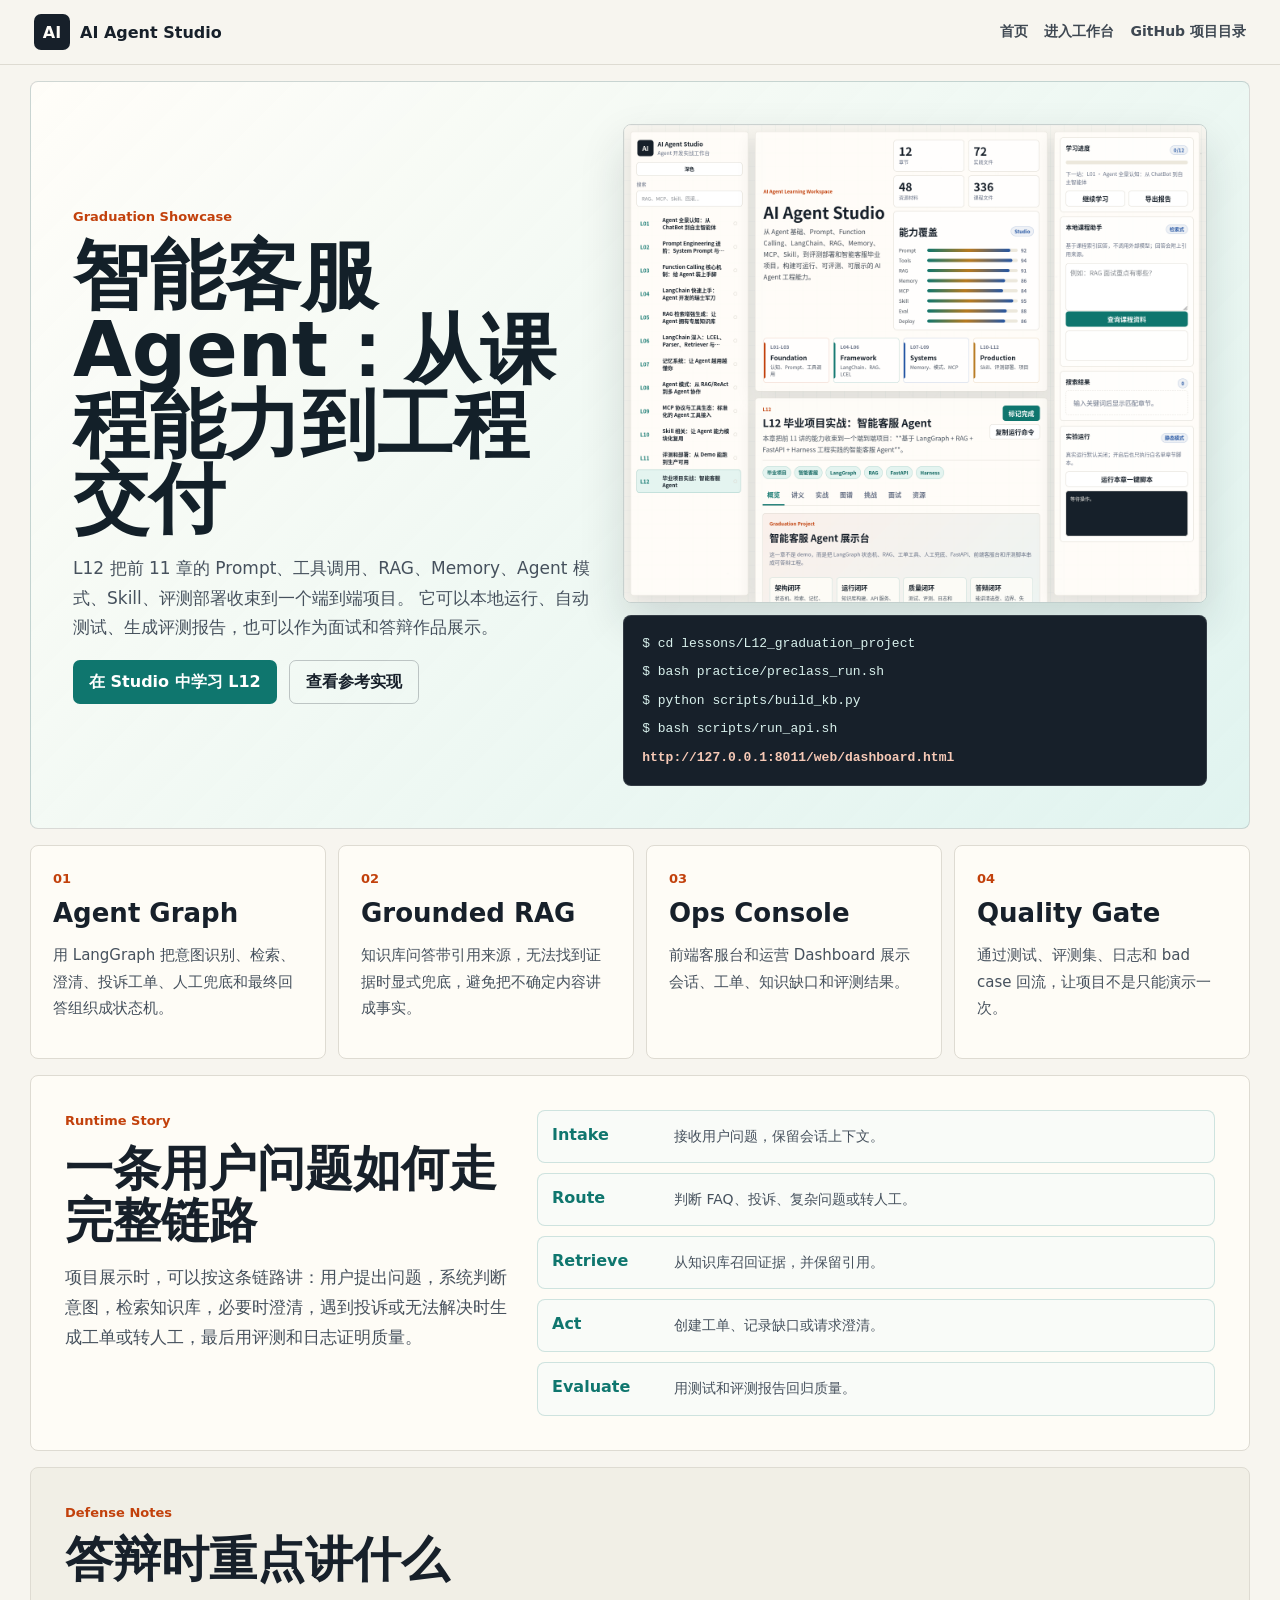
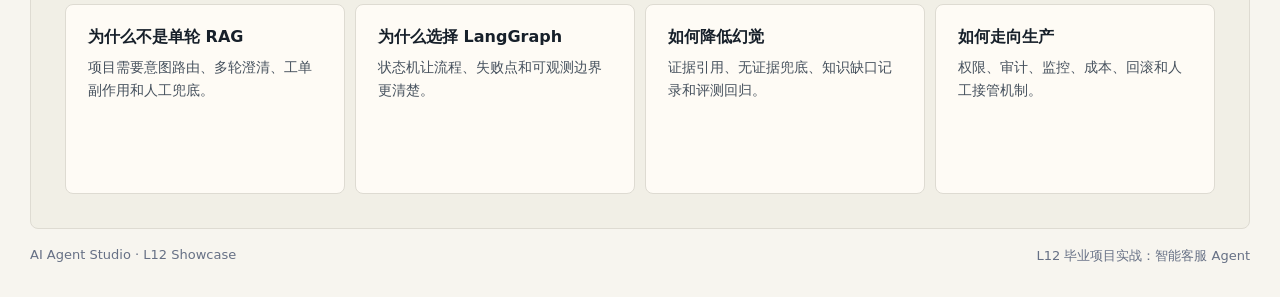
<file: showcase/index.html>
<!doctype html>
<html lang="zh-CN">
  <head>
    <meta charset="utf-8" />
    <meta name="viewport" content="width=device-width, initial-scale=1" />
    <title>智能客服 Agent 展示 | AI Agent Studio</title>
    <meta
      name="description"
      content="AI Agent Studio 毕业项目展示：基于 LangGraph、RAG、FastAPI、评测脚本和前端客服台的智能客服 Agent。"
    />
    <link rel="canonical" href="https://arvin-lucifer.github.io/AI_Agent_Studio/showcase/" />
    <meta property="og:title" content="智能客服 Agent 展示" />
    <meta property="og:description" content="一个可运行、可评测、可答辩的 AI Agent 毕业项目。" />
    <meta property="og:type" content="website" />
    <meta property="og:url" content="https://arvin-lucifer.github.io/AI_Agent_Studio/showcase/" />
    <meta property="og:image" content="https://arvin-lucifer.github.io/AI_Agent_Studio/docs/assets/showcase-preview.png" />
    <meta name="twitter:card" content="summary_large_image" />
    <link rel="icon" href="../docs/assets/favicon.svg" type="image/svg+xml" />
    <link rel="stylesheet" href="../site.css" />
  </head>
  <body>
    <header class="site-nav">
      <a class="brand" href="../" aria-label="AI Agent Studio home">
        <span>AI</span>
        <strong>AI Agent Studio</strong>
      </a>
      <nav aria-label="Primary">
        <a href="../">首页</a>
        <a href="../studio/">进入工作台</a>
        <a href="https://github.com/Arvin-Lucifer/AI_Agent_Studio/tree/main/lessons/L12_graduation_project">GitHub 项目目录</a>
      </nav>
    </header>

    <main>
      <section class="showcase-hero">
        <div>
          <p class="eyebrow">Graduation Showcase</p>
          <h1>智能客服 Agent：从课程能力到工程交付</h1>
          <p>
            L12 把前 11 章的 Prompt、工具调用、RAG、Memory、Agent 模式、Skill、评测部署收束到一个端到端项目。
            它可以本地运行、自动测试、生成评测报告，也可以作为面试和答辩作品展示。
          </p>
          <div class="hero-actions">
            <a class="primary" href="../studio/#L12_graduation_project/overview">在 Studio 中学习 L12</a>
            <a class="secondary dark" href="https://github.com/Arvin-Lucifer/AI_Agent_Studio/tree/main/lessons/L12_graduation_project/reference_implementation/intelligent_customer_agent">查看参考实现</a>
          </div>
        </div>
        <div class="showcase-visual">
          <img src="../docs/assets/studio-preview.png" alt="AI Agent Studio L12 project screen" />
          <div class="showcase-terminal" aria-label="Project quick commands">
            <span>$ cd lessons/L12_graduation_project</span>
            <span>$ bash practice/preclass_run.sh</span>
            <span>$ python scripts/build_kb.py</span>
            <span>$ bash scripts/run_api.sh</span>
            <strong>http://127.0.0.1:8011/web/dashboard.html</strong>
          </div>
        </div>
      </section>

      <section class="showcase-matrix">
        <article>
          <span>01</span>
          <h2>Agent Graph</h2>
          <p>用 LangGraph 把意图识别、检索、澄清、投诉工单、人工兜底和最终回答组织成状态机。</p>
        </article>
        <article>
          <span>02</span>
          <h2>Grounded RAG</h2>
          <p>知识库问答带引用来源，无法找到证据时显式兜底，避免把不确定内容讲成事实。</p>
        </article>
        <article>
          <span>03</span>
          <h2>Ops Console</h2>
          <p>前端客服台和运营 Dashboard 展示会话、工单、知识缺口和评测结果。</p>
        </article>
        <article>
          <span>04</span>
          <h2>Quality Gate</h2>
          <p>通过测试、评测集、日志和 bad case 回流，让项目不是只能演示一次。</p>
        </article>
      </section>

      <section class="showcase-flow">
        <div>
          <p class="eyebrow">Runtime Story</p>
          <h2>一条用户问题如何走完整链路</h2>
          <p>项目展示时，可以按这条链路讲：用户提出问题，系统判断意图，检索知识库，必要时澄清，遇到投诉或无法解决时生成工单或转人工，最后用评测和日志证明质量。</p>
        </div>
        <ol>
          <li><strong>Intake</strong><span>接收用户问题，保留会话上下文。</span></li>
          <li><strong>Route</strong><span>判断 FAQ、投诉、复杂问题或转人工。</span></li>
          <li><strong>Retrieve</strong><span>从知识库召回证据，并保留引用。</span></li>
          <li><strong>Act</strong><span>创建工单、记录缺口或请求澄清。</span></li>
          <li><strong>Evaluate</strong><span>用测试和评测报告回归质量。</span></li>
        </ol>
      </section>

      <section class="showcase-proof">
        <div>
          <p class="eyebrow">Defense Notes</p>
          <h2>答辩时重点讲什么</h2>
        </div>
        <div class="proof-grid">
          <article><strong>为什么不是单轮 RAG</strong><span>项目需要意图路由、多轮澄清、工单副作用和人工兜底。</span></article>
          <article><strong>为什么选择 LangGraph</strong><span>状态机让流程、失败点和可观测边界更清楚。</span></article>
          <article><strong>如何降低幻觉</strong><span>证据引用、无证据兜底、知识缺口记录和评测回归。</span></article>
          <article><strong>如何走向生产</strong><span>权限、审计、监控、成本、回滚和人工接管机制。</span></article>
        </div>
      </section>
    </main>

    <footer>
      <span>AI Agent Studio · L12 Showcase</span>
      <span>L12 毕业项目实战：智能客服 Agent</span>
    </footer>
  </body>
</html>
</file>
<file: site.css>
html {
  scroll-behavior: smooth;
}

:root {
  --bg: #f7f5ef;
  --ink: #17202a;
  --muted: #667085;
  --line: #dedbd2;
  --surface: #fffdf8;
  --teal: #0f766e;
  --coral: #c2410c;
  --blue: #2556a3;
  --amber: #b7791f;
  font-family: Inter, ui-sans-serif, system-ui, -apple-system, BlinkMacSystemFont, "Segoe UI",
    "Noto Sans CJK SC", "Microsoft YaHei", sans-serif;
}

* {
  box-sizing: border-box;
}

body {
  margin: 0;
  color: var(--ink);
  background: var(--bg);
}

a {
  color: inherit;
  text-decoration: none;
}

.site-nav {
  position: sticky;
  top: 0;
  z-index: 10;
  display: flex;
  align-items: center;
  justify-content: space-between;
  gap: 20px;
  padding: 14px 34px;
  background: rgba(247, 245, 239, 0.92);
  border-bottom: 1px solid var(--line);
  backdrop-filter: blur(16px);
}

.brand {
  display: inline-flex;
  align-items: center;
  gap: 10px;
  font-weight: 800;
}

.brand span {
  display: grid;
  place-items: center;
  width: 36px;
  height: 36px;
  border-radius: 7px;
  background: var(--ink);
  color: #fffdf8;
}

.site-nav nav {
  display: flex;
  flex-wrap: wrap;
  gap: 16px;
  color: #3f4852;
  font-size: 14px;
  font-weight: 700;
}

.hero {
  position: relative;
  min-height: 620px;
  display: grid;
  align-items: end;
  padding: 56px 34px;
  overflow: hidden;
}

.hero::after {
  content: "";
  position: absolute;
  inset: 0;
  background: linear-gradient(90deg, rgba(23, 32, 42, 0.86), rgba(23, 32, 42, 0.45), rgba(23, 32, 42, 0.08));
}

.hero img {
  position: absolute;
  inset: 0;
  width: 100%;
  height: 100%;
  object-fit: cover;
}

.hero-copy {
  position: relative;
  z-index: 1;
  max-width: 780px;
  color: #fffdf8;
}

.eyebrow {
  margin: 0 0 10px;
  color: var(--coral);
  font-size: 13px;
  font-weight: 900;
  letter-spacing: 0;
}

.hero .eyebrow {
  color: #f7c9b6;
}

h1,
h2 {
  margin: 0;
  letter-spacing: 0;
}

h1 {
  font-size: clamp(44px, 7vw, 86px);
  line-height: 0.98;
  max-width: 860px;
}

h2 {
  font-size: clamp(30px, 4vw, 48px);
  line-height: 1.08;
}

p {
  color: #46515d;
  font-size: 17px;
  line-height: 1.75;
}

.hero p {
  max-width: 720px;
  color: #e8ecef;
  font-size: 19px;
}

.hero-actions,
.project-band {
  display: flex;
  flex-wrap: wrap;
  gap: 12px;
  align-items: center;
}

.primary,
.secondary {
  display: inline-flex;
  align-items: center;
  min-height: 44px;
  border-radius: 7px;
  padding: 0 16px;
  font-weight: 900;
}

.primary {
  background: var(--teal);
  color: #fff;
}

.secondary {
  border: 1px solid rgba(255, 253, 248, 0.58);
  color: #fffdf8;
}

.secondary.dark {
  border-color: rgba(23, 32, 42, 0.24);
  color: var(--ink);
}

.text-link {
  display: inline-flex;
  align-items: center;
  min-height: 44px;
  margin-left: 10px;
  color: var(--teal);
  font-weight: 900;
}

.metrics {
  display: grid;
  grid-template-columns: repeat(4, minmax(0, 1fr));
  gap: 12px;
  padding: 16px 34px 0;
  max-width: 1220px;
  margin: 0 auto;
}

.experience-grid {
  max-width: 1220px;
  margin: 16px auto 0;
  display: grid;
  grid-template-columns: repeat(3, minmax(0, 1fr));
  gap: 12px;
}

.experience-grid article {
  min-height: 190px;
  border: 1px solid var(--line);
  border-radius: 8px;
  background: rgba(255, 253, 248, 0.88);
  padding: 24px;
}

.experience-grid span {
  color: var(--coral);
  font-size: 13px;
  font-weight: 900;
}

.experience-grid h2 {
  margin-top: 14px;
  font-size: 34px;
}

.metrics div,
.table-shell,
.project-band,
.split-section {
  border: 1px solid var(--line);
  background: rgba(255, 253, 248, 0.88);
  border-radius: 8px;
}

.metrics div {
  padding: 20px;
}

.metrics strong {
  display: block;
  font-size: 42px;
  line-height: 1;
}

.metrics span {
  color: var(--muted);
  font-weight: 800;
}

.split-section,
.curriculum,
.project-band {
  max-width: 1220px;
  margin: 16px auto 0;
}

.split-section {
  display: grid;
  grid-template-columns: minmax(0, 0.9fr) minmax(0, 1.1fr);
  gap: 24px;
  padding: 28px;
  align-items: center;
}

.split-section.reverse {
  grid-template-columns: minmax(0, 1.1fr) minmax(0, 0.9fr);
}

.split-section img {
  width: 100%;
  border-radius: 8px;
  border: 1px solid var(--line);
}

.check-list {
  display: grid;
  gap: 10px;
  padding-left: 20px;
  color: #3f4852;
  line-height: 1.6;
}

.curriculum {
  padding: 28px;
}

.section-heading {
  max-width: 760px;
}

.table-shell {
  margin-top: 18px;
  overflow: auto;
}

table {
  width: 100%;
  border-collapse: collapse;
  min-width: 780px;
}

th,
td {
  padding: 13px 14px;
  border-bottom: 1px solid var(--line);
  text-align: left;
  vertical-align: top;
}

th {
  color: var(--teal);
  font-size: 13px;
}

td {
  color: #374151;
  font-size: 14px;
}

.capability-grid {
  display: flex;
  flex-wrap: wrap;
  gap: 8px;
  margin-top: 18px;
}

.capability-grid span {
  border-radius: 999px;
  border: 1px solid rgba(15, 118, 110, 0.22);
  background: #d9f1ed;
  color: #0b625c;
  padding: 8px 12px;
  font-size: 13px;
  font-weight: 800;
}

.project-band {
  display: block;
  padding: 36px;
}

.project-band .primary {
  margin-top: 10px;
}

.project-cards {
  display: grid;
  grid-template-columns: repeat(4, minmax(0, 1fr));
  gap: 10px;
  margin: 20px 0 8px;
}

.project-cards article {
  border: 1px solid rgba(15, 118, 110, 0.2);
  border-radius: 8px;
  background: rgba(255, 255, 255, 0.62);
  padding: 14px;
}

.project-cards strong {
  display: block;
  margin-bottom: 7px;
}

.project-cards span {
  color: #46515d;
  font-size: 13px;
  line-height: 1.55;
}

.showcase-hero,
.showcase-matrix,
.showcase-flow,
.showcase-proof {
  max-width: 1220px;
  margin: 16px auto 0;
}

.showcase-hero {
  display: grid;
  grid-template-columns: minmax(0, 0.95fr) minmax(360px, 1.05fr);
  gap: 22px;
  align-items: center;
  min-height: 590px;
  padding: 42px;
  border: 1px solid rgba(23, 32, 42, 0.16);
  border-radius: 8px;
  background:
    linear-gradient(135deg, rgba(255, 253, 248, 0.96), rgba(217, 241, 237, 0.8)),
    var(--surface);
}

.showcase-hero h1 {
  color: #132029;
  font-size: clamp(42px, 6vw, 76px);
}

.showcase-hero p {
  max-width: 680px;
}

.showcase-visual {
  display: grid;
  gap: 12px;
}

.showcase-visual img {
  width: 100%;
  border: 1px solid rgba(23, 32, 42, 0.18);
  border-radius: 8px;
  box-shadow: 0 20px 45px rgba(23, 32, 42, 0.14);
}

.showcase-terminal {
  display: grid;
  gap: 9px;
  border-radius: 8px;
  border: 1px solid rgba(255, 253, 248, 0.12);
  background: #17202a;
  color: #d9f1ed;
  padding: 18px;
  font-family: "SFMono-Regular", Consolas, "Liberation Mono", monospace;
  font-size: 13px;
  line-height: 1.5;
}

.showcase-terminal strong {
  color: #f7c9b6;
  overflow-wrap: anywhere;
}

.showcase-matrix {
  display: grid;
  grid-template-columns: repeat(4, minmax(0, 1fr));
  gap: 12px;
}

.showcase-matrix article,
.proof-grid article {
  min-height: 190px;
  border: 1px solid var(--line);
  border-radius: 8px;
  background: rgba(255, 253, 248, 0.9);
  padding: 22px;
}

.showcase-matrix span {
  color: var(--coral);
  font-size: 13px;
  font-weight: 900;
}

.showcase-matrix h2 {
  margin-top: 12px;
  font-size: 26px;
}

.showcase-matrix p {
  font-size: 15px;
}

.showcase-flow {
  display: grid;
  grid-template-columns: minmax(0, 0.8fr) minmax(0, 1.2fr);
  gap: 20px;
  align-items: start;
  padding: 34px;
  border: 1px solid var(--line);
  border-radius: 8px;
  background: rgba(255, 253, 248, 0.88);
}

.showcase-flow ol {
  display: grid;
  gap: 10px;
  margin: 0;
  padding: 0;
  list-style: none;
}

.showcase-flow li {
  display: grid;
  grid-template-columns: 110px 1fr;
  gap: 12px;
  align-items: start;
  padding: 14px;
  border: 1px solid rgba(15, 118, 110, 0.18);
  border-radius: 8px;
  background: #f9fbf8;
}

.showcase-flow li strong {
  color: var(--teal);
}

.showcase-flow li span,
.proof-grid span {
  color: #46515d;
  font-size: 14px;
  line-height: 1.65;
}

.showcase-proof {
  padding: 34px;
  border: 1px solid var(--line);
  border-radius: 8px;
  background: #f1efe6;
}

.proof-grid {
  display: grid;
  grid-template-columns: repeat(4, minmax(0, 1fr));
  gap: 10px;
  margin-top: 18px;
}

.proof-grid strong {
  display: block;
  margin-bottom: 8px;
}

footer {
  max-width: 1220px;
  margin: 18px auto 0;
  padding: 0 0 32px;
  display: flex;
  justify-content: space-between;
  gap: 12px;
  color: var(--muted);
  font-size: 13px;
}

@media (max-width: 860px) {
  .site-nav {
    align-items: flex-start;
    flex-direction: column;
    padding: 12px 16px;
  }

  .hero {
    min-height: 560px;
    padding: 36px 18px;
  }

  .hero::after {
    background: rgba(23, 32, 42, 0.78);
  }

  .metrics,
  .experience-grid,
  .project-cards,
  .showcase-matrix,
  .proof-grid,
  .split-section,
  .split-section.reverse,
  .showcase-hero,
  .showcase-flow {
    grid-template-columns: 1fr;
  }

  .metrics,
  .experience-grid,
  .split-section,
  .curriculum,
  .project-band,
  .showcase-hero,
  .showcase-flow,
  .showcase-proof,
  footer {
    margin-left: 10px;
    margin-right: 10px;
    padding-left: 18px;
    padding-right: 18px;
  }

  .metrics {
    padding-top: 12px;
  }

  .text-link {
    margin-left: 0;
  }

  .showcase-flow li {
    grid-template-columns: 1fr;
  }

  footer {
    display: grid;
  }
}
</file>
